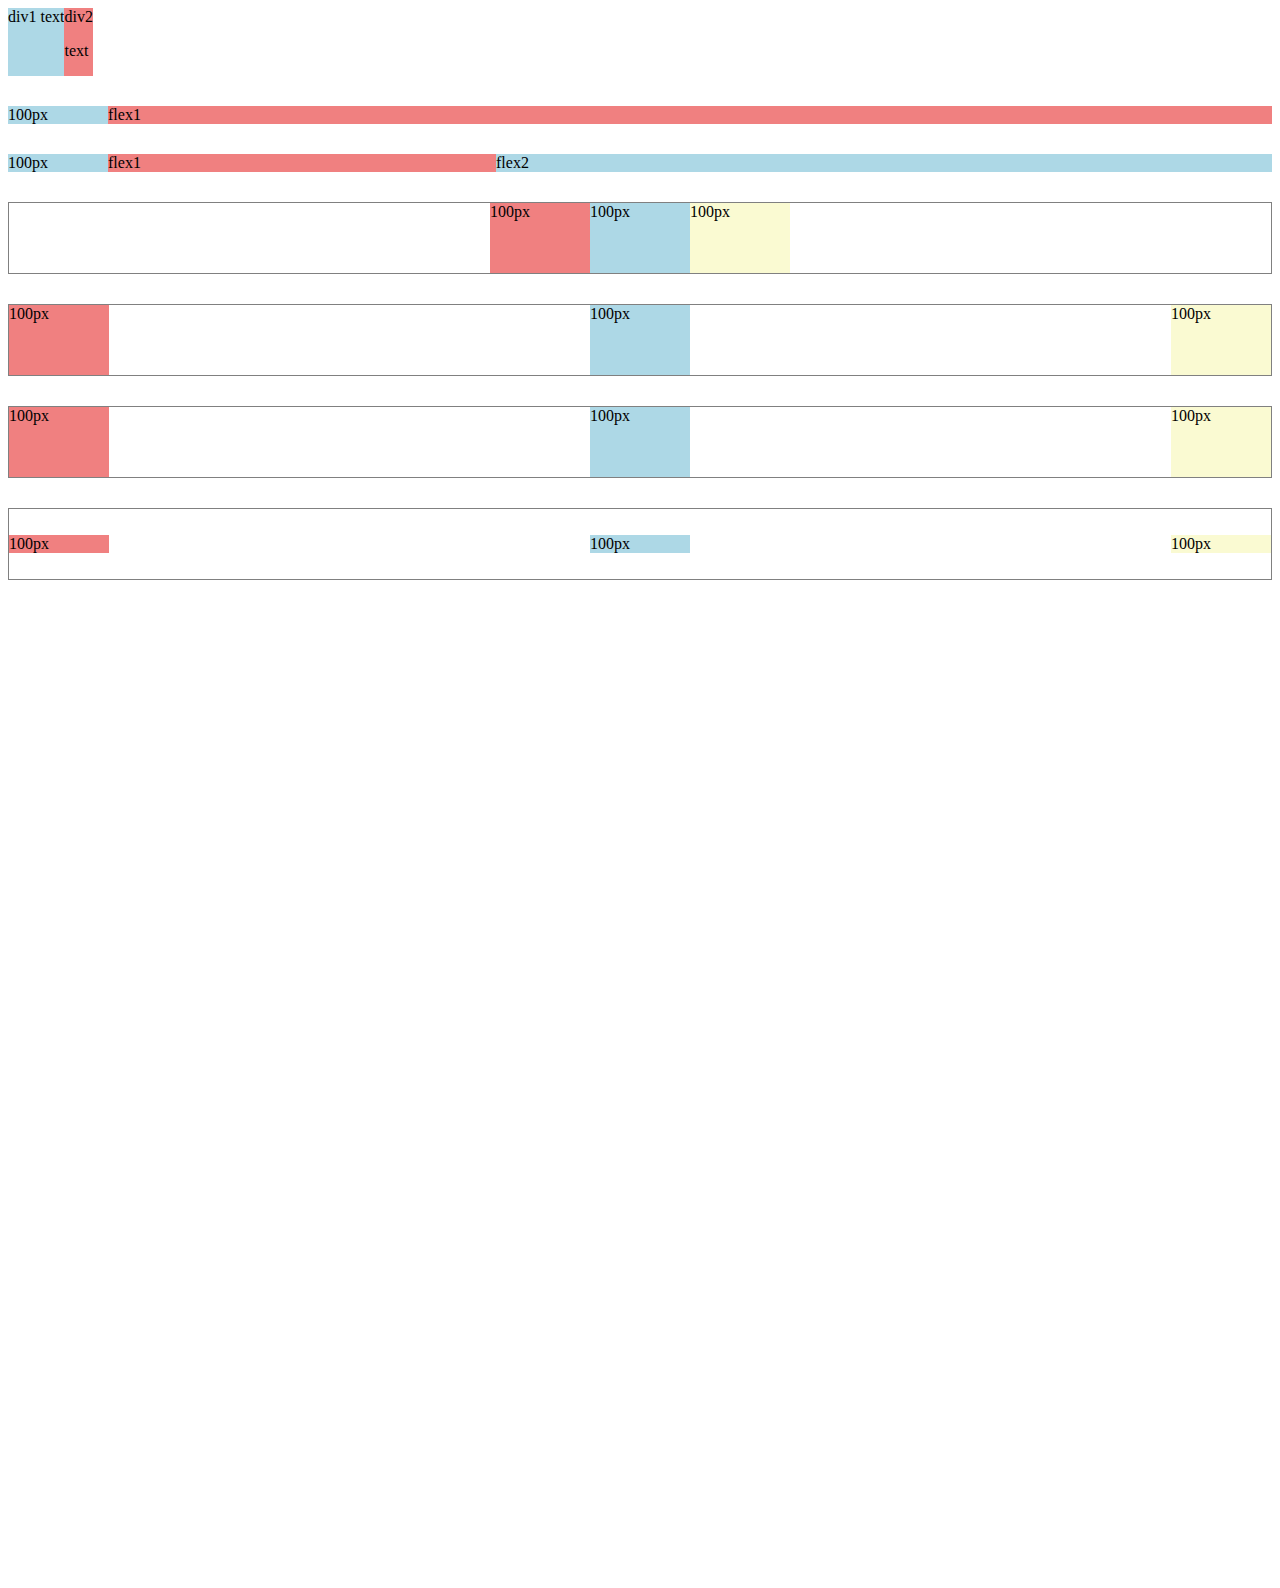
<file: html-css-course/flexbox.html>
<!DOCTYPE html>
<html>

  <head>
    <title>Flexbox Practice</title>
  </head>

  <body style = "padding-bottom: 1000px;">
    <div style="display: flex;
          flex-direction: row;">
      <div style="background-color: lightblue;">div1 text</div>
      <div style="background-color: lightcoral;">div2 <p>text</p>
      </div>
    </div>


    <div style="display: flex;
          flex-direction: row;
          margin-top: 30px;">
      <div style="background-color: lightblue;
                          width: 100px;">100px</div>
      <div style="background-color: lightcoral;
                          flex:1">flex1
      </div>
    </div>


    <div style="display: flex;
          flex-direction: row;
          margin-top: 30px;">
      <div style="background-color: lightblue;
                          width: 100px;">100px</div>
      <div style="background-color: lightcoral;
                          flex:1">flex1 </div>
      <div style="background-color: lightblue;
      width: 100px;
      flex:2">flex2</div>

      </div>
      
    </div>


    <div style="display: flex;
          flex-direction: row;
          margin-top: 30px;
          height: 70px;
          border-width:1px;
          border-style: solid;
          border-color: gray;
          justify-content: center;">

      <div style="background-color: lightcoral;
      width:100px">100px </div>
      <div style="background-color: lightblue;
                          width: 100px;">100px</div>

      <div style="background-color: lightgoldenrodyellow;
      width: 100px;">100px</div>

      </div>
      
    </div>

    <div style="display: flex;
          flex-direction: row;
          margin-top: 30px;
          height: 70px;
          border-width:1px;
          border-style: solid;
          border-color: gray;
          justify-content: space-between;">

      <div style="background-color: lightcoral;
      width:100px">100px </div>
      <div style="background-color: lightblue;
                          width: 100px;">100px</div>

      <div style="background-color: lightgoldenrodyellow;
      width: 100px;">100px</div>

      </div>
      
    </div>


      <div style="display: flex;
          flex-direction: row;
          margin-top: 30px;
          height: 70px;
          border-width:1px;
          border-style: solid;
          border-color: gray;
          justify-content: space-between;">

      <div style="background-color: lightcoral;
      width:100px">100px </div>
      <div style="background-color: lightblue;
                          width: 100px;">100px</div>

      <div style="background-color: lightgoldenrodyellow;
      width: 100px;">100px</div>

      </div>
      
    </div>

    <div style="display: flex;
    flex-direction: row;
    margin-top: 30px;
    height: 70px;
    border-width:1px;
    border-style: solid;
    border-color: gray;
    justify-content: space-between;
    align-items: center;">

    <div style="background-color: lightcoral;
    width:100px">100px </div>
    <div style="background-color: lightblue;
                        width: 100px;">100px</div>

    <div style="background-color: lightgoldenrodyellow;
    width: 100px;">100px</div>

    </div>

    

  </body>

</html>
</file>
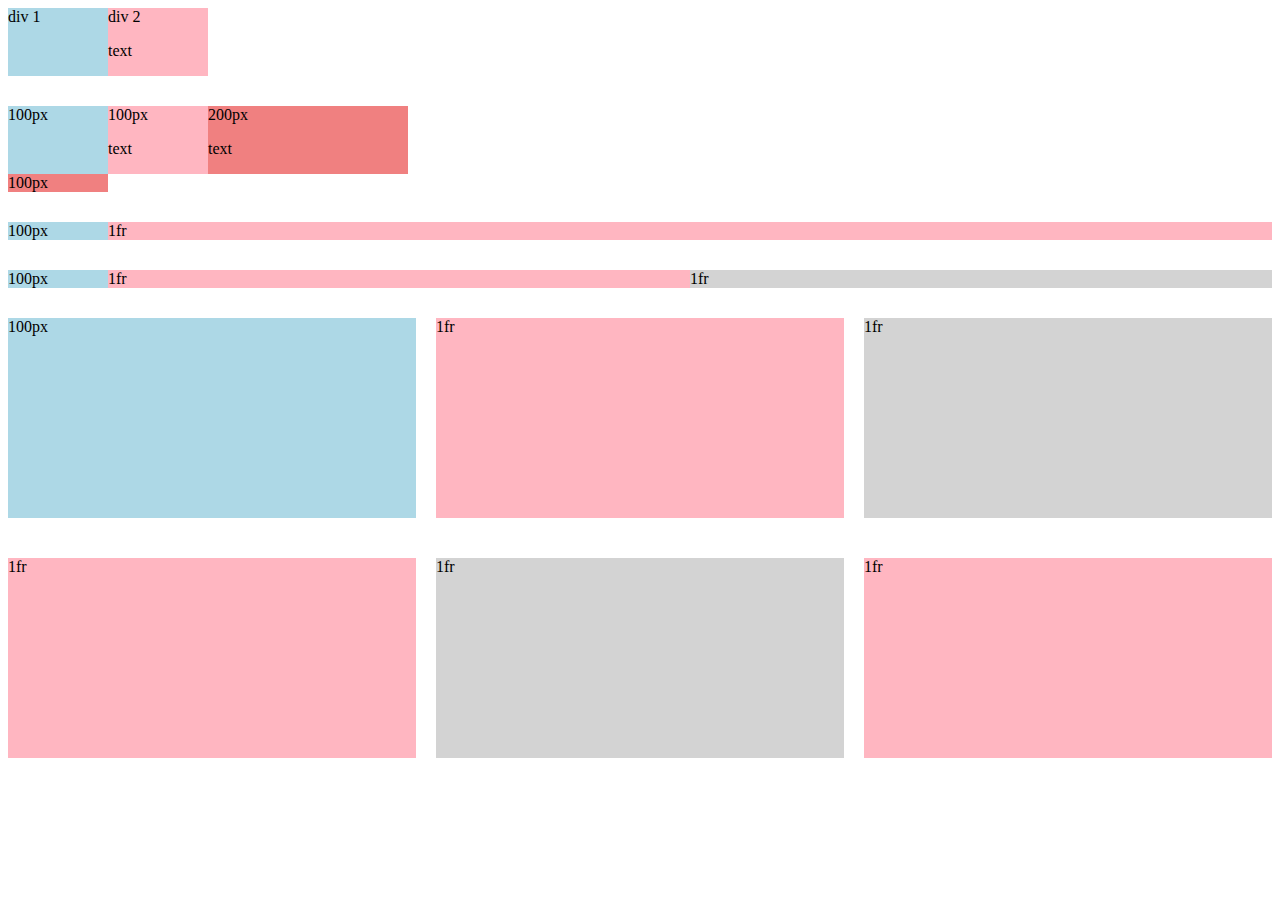
<file: html-css-course/grid.html>
<!DOCTYPE html>
<html>
  <head>
    <title>Grid Practice</title>
  </head>

  <body style = "padding-bottom: 10px;">
    <div style = "
      display: grid;
      grid-template-columns: 100px 100px;
      ">

      <div style = "background-color: lightblue;">div 1</div>

      <div style = "background-color: lightpink;">div 2<p>text</p></div>

    </div>

    <div style = "
      margin-top:30px;
      display: grid;
      grid-template-columns: 100px 100px 200px;
      ">

      <div style = "background-color: lightblue;">100px</div>

      <div style = "background-color: lightpink;">100px<p>text</p></div>

      <div style = "background-color: lightcoral;">200px<p>text</p></div>

      <div style = "background-color: lightcoral;">100px</div>

    </div>

    <div style = "
    margin-top:30px;
    display: grid;
    grid-template-columns: 100px 1fr;
    ">

    <div style = "background-color: lightblue;">100px</div>

    <div style = "background-color: lightpink;">1fr</div>


  </div>

  <div style = "
    margin-top:30px;
    display: grid;
    grid-template-columns: 100px 1fr 1fr;
    ">

    <div style = "background-color: lightblue;">100px</div>

    <div style = "background-color: lightpink;">1fr</div>

    <div style = "background-color: lightgrey;">1fr</div>


  </div>


  <div style = "
  margin-top:30px;
  display: grid;
  grid-template-columns: 1fr 1fr 1fr;
  column-gap: 20px;
  row-gap: 40px;
  ">

  <div style = "background-color: lightblue; height: 200px;">100px</div>

  <div style = "background-color: lightpink; height: 200px;">1fr</div>

  <div style = "background-color: lightgrey; height: 200px;">1fr</div>

  <div style = "background-color: lightpink; height: 200px;">1fr</div>

  <div style = "background-color: lightgrey; height: 200px;">1fr</div>

  <div style = "background-color: lightpink; height: 200px;">1fr</div>


</div>
  </body>
</html>
</file>
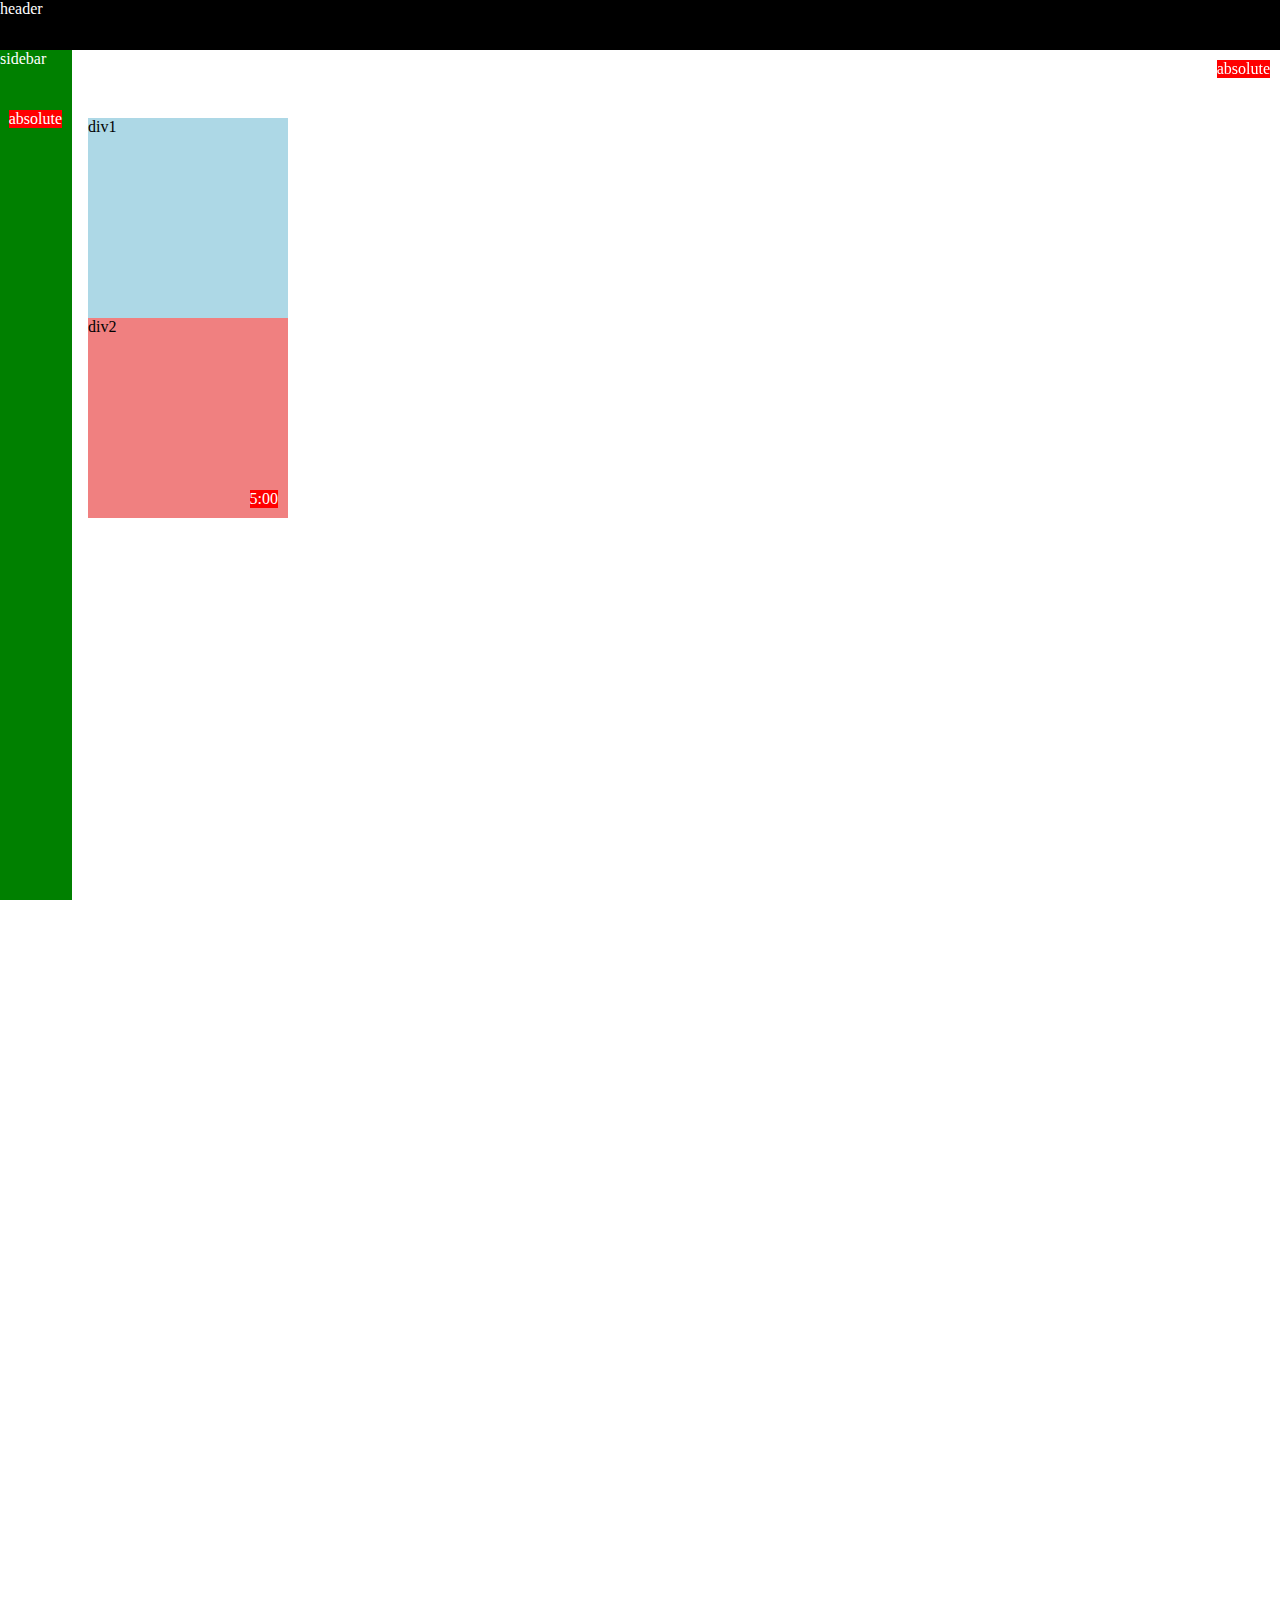
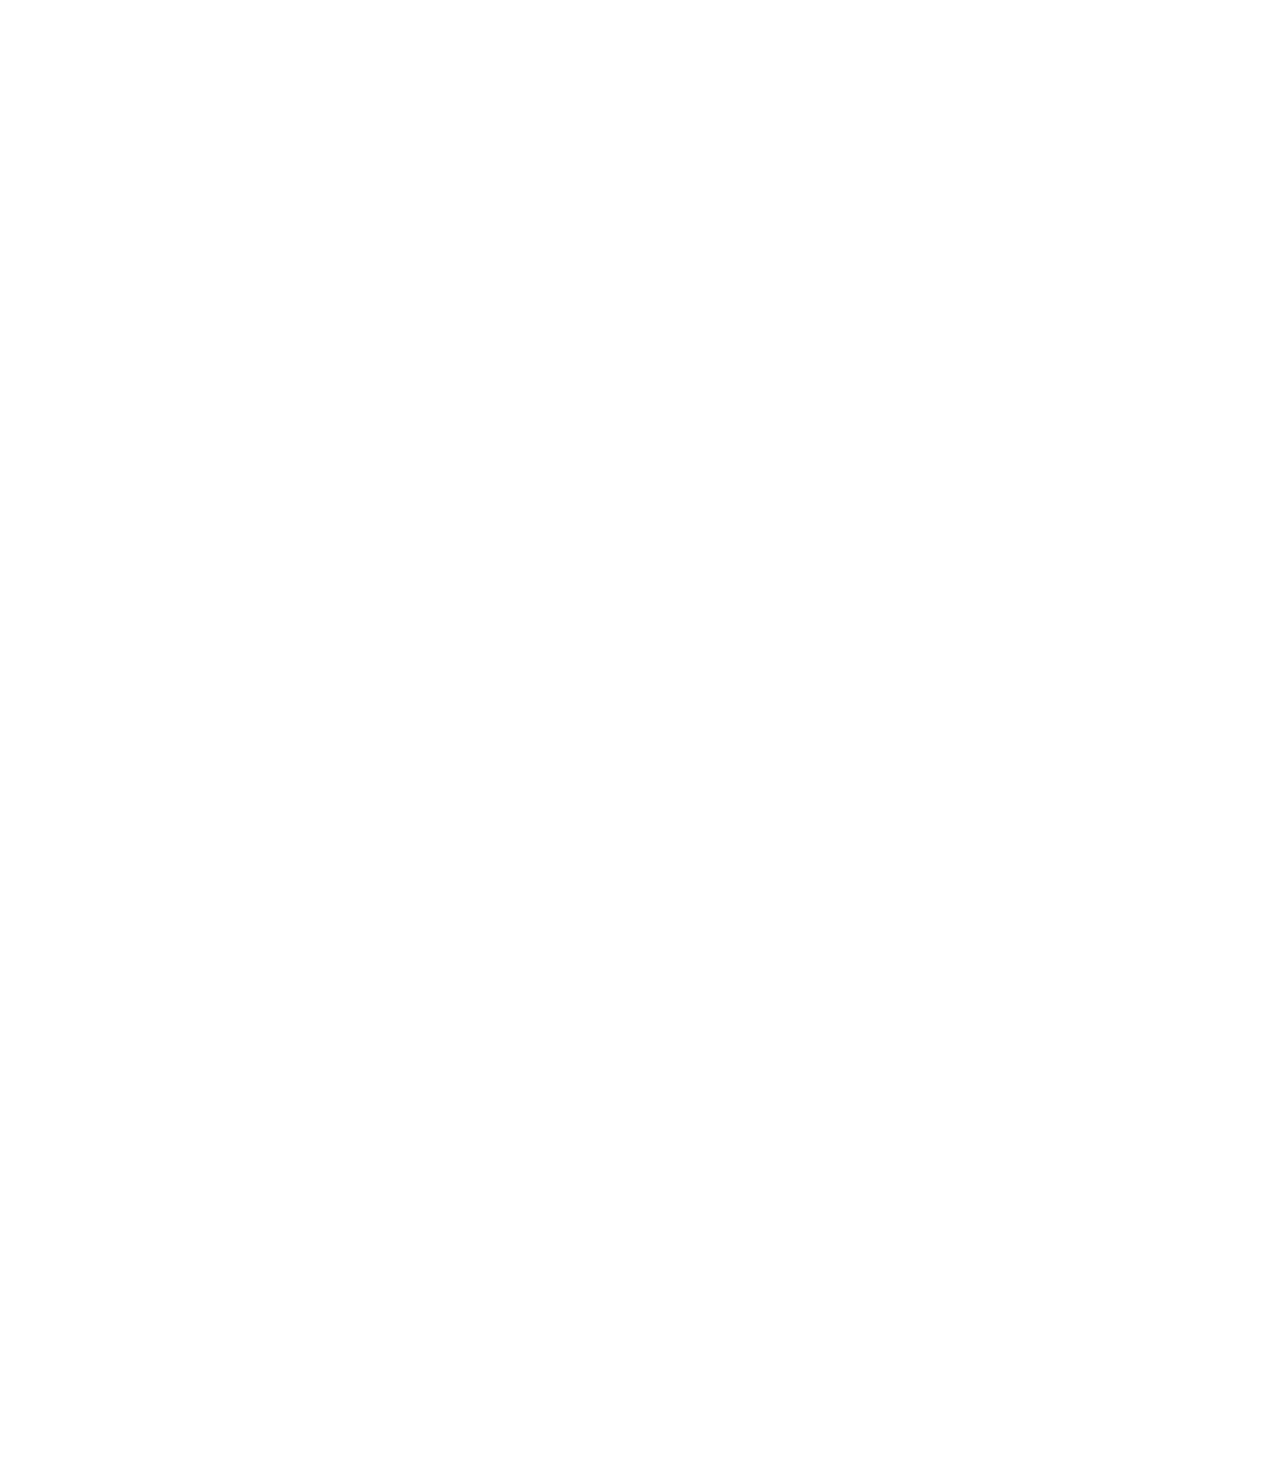
<file: html-css-course/position.html>
<!DOCTYPE html>
<html>
  <head>
    <title>Position Practice</title>
  </head>

  <body style = "height: 3000px;
    padding-top: 60px;
    padding-left:80px;">
    <div style = "background-color:black;
    color: white;
    position: fixed;
    top: 0px;
    left:0px;
    right:0px;
    height: 50px;
    z-index: 1;
    ">header
    </div>

    <div style = "
      background-color: green;
      color: white;
      position: fixed;
      left:0;
      bottom: 0;
      top:50px;
      width: 72px;">
      sidebar
      <div style = "
      position:absolute;
      background-color: red;
      color:white;
      top:60px;
      right:10px;
      z-index: 2;">
        absolute
      </div>
    </div>

    <div style = "
    position:absolute;
    background-color: red;
    color:white;
    top:60px;
    right:10px;
    z-index: 2;">
      absolute
    </div>

    <div style = "background-color: lightblue;
    height: 200px;
    width: 200px;
    position: static;
    margin-top: 50px;">div1</div>
    <div style = "background-color: lightcoral;
    height: 200px;
    width: 200px;
    position:relative;">
    div2
    <div style = "
    position:absolute;
    background-color: red;
    color:white;
    bottom:10px;
    right:10px;
">
      5:00
    </div>
    
  </div>
  </body>
</html>
</file>
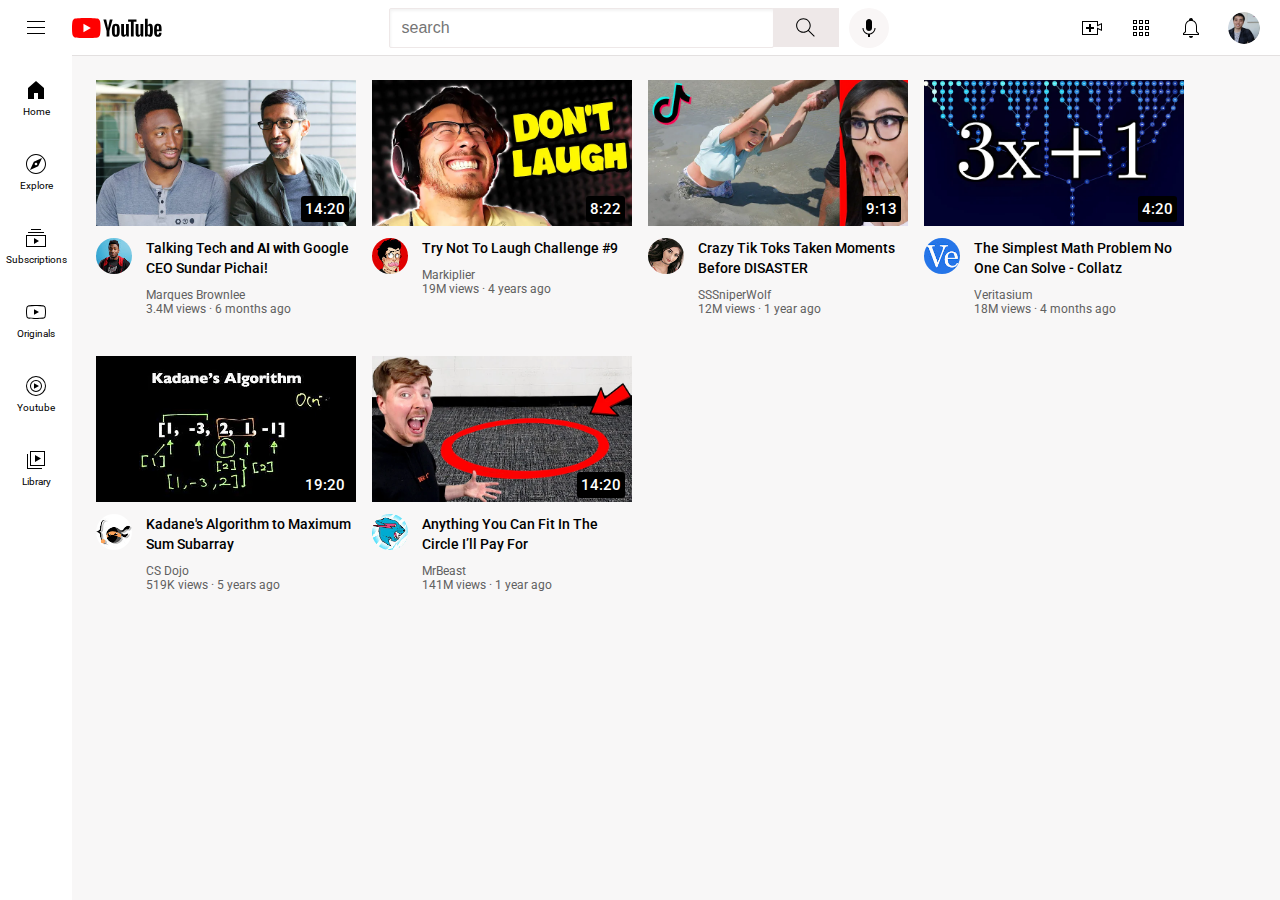
<file: html-css-course/youtube.html>
<!DOCTYPE html>
  <html>

  <head>
  <title>Youtube.com Clone</title>


  <link rel="preconnect" href="https://fonts.googleapis.com">
  <link rel="preconnect" href="https://fonts.gstatic.com" crossorigin>
  <link href="https://fonts.googleapis.com/css2?family=Roboto:ital,wght@1,700;1,900&display=swap" rel="stylesheet">

  <link rel = "stylesheet" href = "styles/general.css">
  <link rel = "stylesheet" href = "styles/header.css">
  <link rel = "stylesheet" href = "styles/video.css">
  <link rel = "stylesheet" href = "styles/sidebar.css">

  </head>

  <body>
    <header></header>
    <nav></nav>

  <header class = "header">
    <div class = "left-section">
      <img class = "hamburger-menu" src ="icons/hamburger-menu.svg">
      <img class = "youtube-logo" src = "icons/youtube-logo.svg">
    </div>

    <div class = "middle-section" >
      <input class="search-bar" type="text" placeholder="search">
      <button class="search-button">
        <img class="search-icon" src="icons/search.svg">
        <div class = "tooltip">Search</div>
      </button>
      <button class = voice-search-button>
        <img class = "voice-icon" src = "icons/voice-search-icon.svg">
        <div class = "tooltip">Search with your voice</div>
      </button>
    </div>

      <!--Put pos absolut inside pos relative-->
    <div class = "right-section">
      <div class = "upload-icon-container">
        <img class = "upload-icon" src = "icons/upload.svg">
        <div class = "tooltip">Create</div>
      </div>
      
      <div class = "upload-youtube-apps-icon">
        <img class = "youtube-apps-icon" src = "icons/youtube-apps.svg">
        <div class = "tooltip">YouTube apps</div>
      </div>
      

      <div class = "notification-icon-container">
        <img class = "notification-icon" src = "icons/notifications.svg"> 
        <!-- <div class = "notification-count">Notifications</div> -->
        <div class = "tooltip">Notifications</div>
      </div>
      
      <img class = "current-user-picture" src = "channel-pictures/my-channel.jpeg">
    </div>

    
  </header>

  <nav class = "sidebar">
    <div class="sidebar-link">
      <img src = "icons/home.svg">
      <div>Home</div>
    </div>
    <div class="sidebar-link">
      <img src = "icons/explore.svg">
      <div>Explore</div>
    </div>
    <div class="sidebar-link">
      <img src = "icons/subscriptions.svg">
      <div>Subscriptions</div>
    </div>
    <div class="sidebar-link">
      <img src = "icons/originals.svg">
      <div>Originals</div>
    </div>
    <div class="sidebar-link">
      <img src = "icons/youtube-music.svg">
      <div>Youtube</div>
    </div>
    <div class="sidebar-link">
      <img src = "icons/library.svg">
      <div>Library</div>
    </div>
  </nav>
  
  <main>
    <section class = "video-grid">
      <div class="video-prev">
        <div class="thumbnail-row">
          <img class="thumbnail" src="thumbnails/thumbnail-1.webp">
          <div class = "video-time">14:20</div>
        </div>
  
        <div class="video-info-grid">
          <div class="channel-picture">
            <img class="profile-picture" src="channel-pictures/channel-1.jpeg">
          </div>
  
          <div class="video-info">
            <p class="video-title">
              Talking Tech <strong>and AI with</strong> Google CEO Sundar Pichai!
            </p>
  
            <p class="video-author">
              Marques Brownlee
            </p>
  
            <p class=video-stats>
              3.4M views · 6 months ago
            </p>
          </div>
        </div>
  
      </div>
  
      <div class="video-prev">
        <div class="thumbnail-row">
          <img class="thumbnail" src="thumbnails/thumbnail-2.webp">
          <div class = "video-time">8:22</div>
        </div>
  
        <div class="video-info-grid">
          <div class="channel-picture">
            <img class="profile-picture" src="channel-pictures/channel-2.jpeg">
          </div>
  
  
          <div class="video-info">
            <p class="video-title">
              Try Not To Laugh Challenge #9
            </p>
  
            <p class="video-author">
              Markiplier
            </p>
  
            <p class=video-stats>
              19M views · 4 years ago
            </p>
          </div>
        </div>
  
      </div>
  
      <div class="video-prev">
        <div class="thumbnail-row">
          <img class="thumbnail" src="thumbnails/thumbnail-3.webp">
          <div class = "video-time">9:13</div>
        </div>
  
        <div class="video-info-grid">
          <div class="channel-picture">
            <img class="profile-picture" src="channel-pictures/channel-3.jpeg">
          </div>
  
          <div class="video-info">
            <p class="video-title">
              Crazy Tik Toks Taken Moments Before DISASTER
            </p>
  
            <p class="video-author">
              SSSniperWolf
            </p>
  
            <p class=video-stats>
              12M views · 1 year ago
            </p>
          </div>
        </div>
  
      </div>
  
      <div class="video-prev">
        <div class="thumbnail-row">
          <img class="thumbnail" src="thumbnails/thumbnail-4.webp">
          <div class = "video-time">4:20</div>
        </div>
  
        <div class="video-info-grid">
          <div class="channel-picture">
            <img class="profile-picture" src="channel-pictures/channel-4.jpeg">
          </div>
  
  
          <div class="video-info">
            <p class="video-title">
              The Simplest Math Problem No One Can Solve - Collatz
            </p>
  
            <p class="video-author">
              Veritasium
            </p>
  
            <p class=video-stats>
              18M views · 4 months ago
            </p>
          </div>
        </div>
  
      </div>
  
      <div class="video-prev">
        <div class="thumbnail-row">
          <img class="thumbnail" src="thumbnails/thumbnail-5.webp">
          <div class = "video-time">19:20</div>
        </div>
  
        <div class="video-info-grid">
          <div class="channel-picture">
            <img class="profile-picture" src="channel-pictures/channel-5.jpeg">
          </div>
  
          <div class="video-info">
            <p class="video-title">
              Kadane's Algorithm to Maximum Sum Subarray
            </p>
  
            <p class="video-author">
              CS Dojo
            </p>
  
            <p class=video-stats>
              519K views · 5 years ago
            </p>
          </div>
        </div>
  
      </div>
  
      <div class="video-prev">
        <div class="thumbnail-row">
          <img class="thumbnail" src="thumbnails/thumbnail-6.webp">
          <div class = "video-time">14:20</div>
        </div>
  
        <div class="video-info-grid">
          <div class="channel-picture">
            <img class="profile-picture" src="channel-pictures/channel-6.jpeg">
          </div>
  
  
          <div class="video-info">
            <p class="video-title">
              Anything You Can Fit In The Circle I’ll Pay For
            </p>
  
            <p class="video-author">
              MrBeast
            </p>
  
            <p class=video-stats>
              141M views · 1 year ago
            </p>
          </div>
        </div>
  
      </div>
    </section>
  </main>

  
    


  </body>

  </html>
</file>
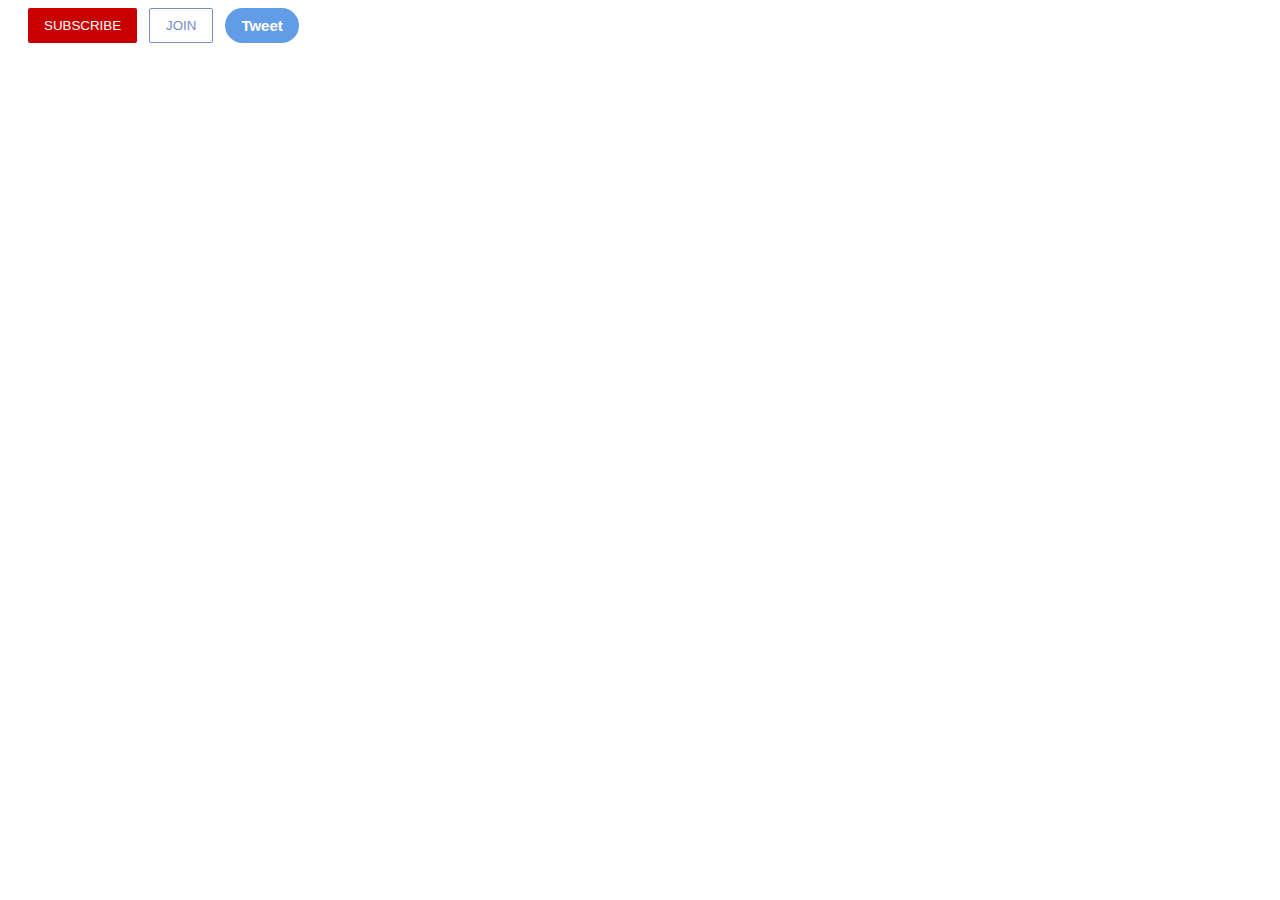
<file: html-css-course/intro-to-html/buttons.html>
<!DOCTYPE html>
<html>
  <head>
    <title>Buttons Practice</title>
    <link rel = "stylesheet" href = "styles/buttons.css">
    
    <link rel="preconnect" href="https://fonts.googleapis.com">
    <link rel="preconnect" href="https://fonts.gstatic.com" crossorigin>
    <link href="https://fonts.googleapis.com/css2?family=Roboto&display=swap" rel="stylesheet">
    
    
  </head>

  <body>
    <button class = "subscribe-button">
      SUBSCRIBE
    </button>
    
    <button class = "join-button">
      JOIN
    </button>
    
    <button class = "tweet-button">
      Tweet
    </button>
  </body>
</html>
</file>
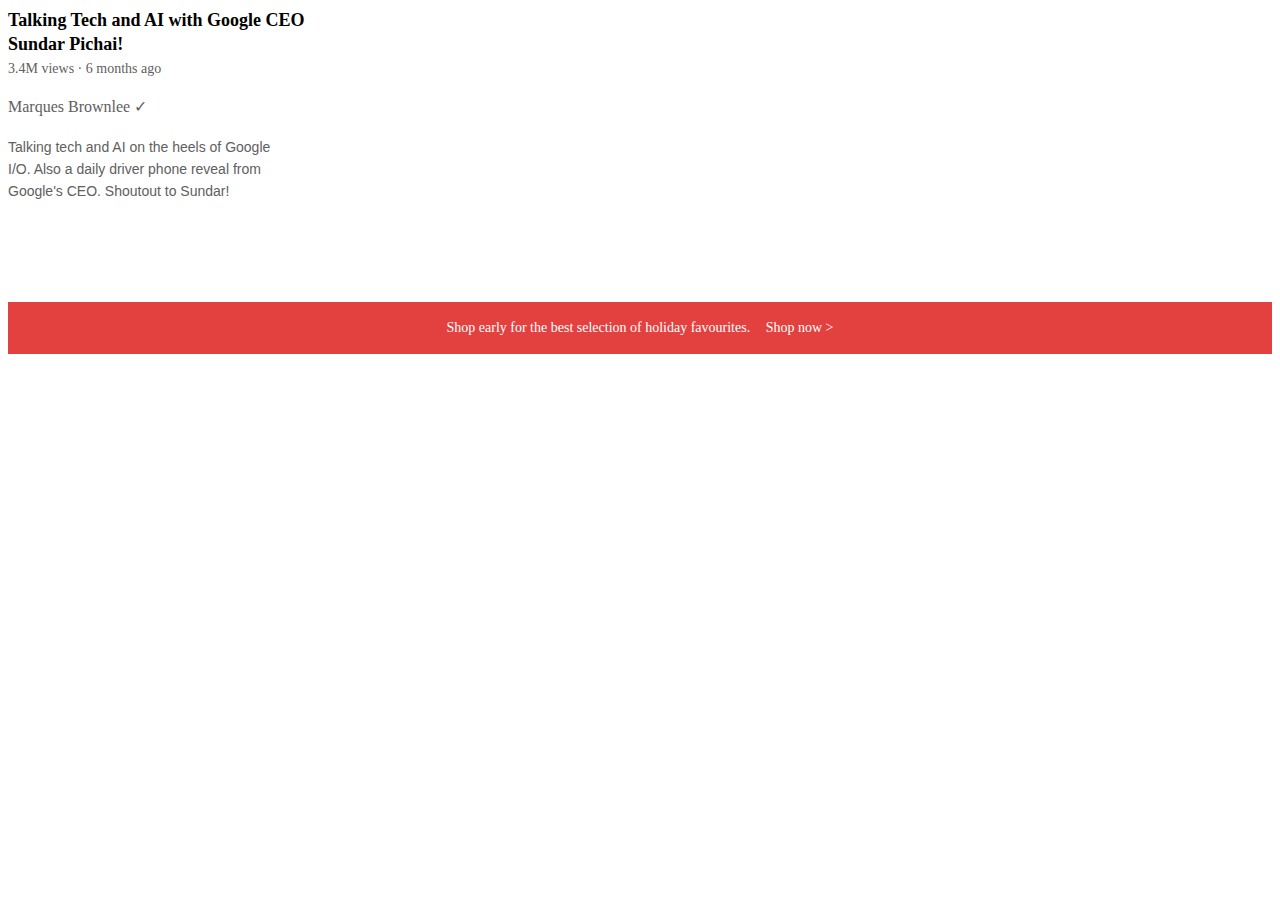
<file: html-css-course/intro-to-html/text.html>
<!DOCTYPE html>
<html>
  <head>
  <title>
    Test Practice
  </title>

  <link rel = "stylesheet" href ="styles/text.css">
    
  </head>


  <body>
    <p class = "video-title">
      Talking Tech and AI with Google CEO Sundar Pichai!
    </p>
    
    <p class = "video-stats">
      3.4M views &#183; 6 months ago
    </p>
    
    <p class = "autor">
      Marques Brownlee ✓
    </p>
    
    <p class = "descr">
      Talking tech and AI on the heels of Google I/O. Also a daily driver phone reveal from Google's CEO. Shoutout to Sundar!
    </p>
    
    <p class = "apple">
      Shop early for the best selection of holiday favourites. <span class = "span">Shop now &#62;</span>
    </p>
    
    <!-- <p>
      Shop early for the <strong>best selection</strong> of <u>holiday favourites</u>. Shop now &#62;
    </p> -->
  </body>
</html>
</file>
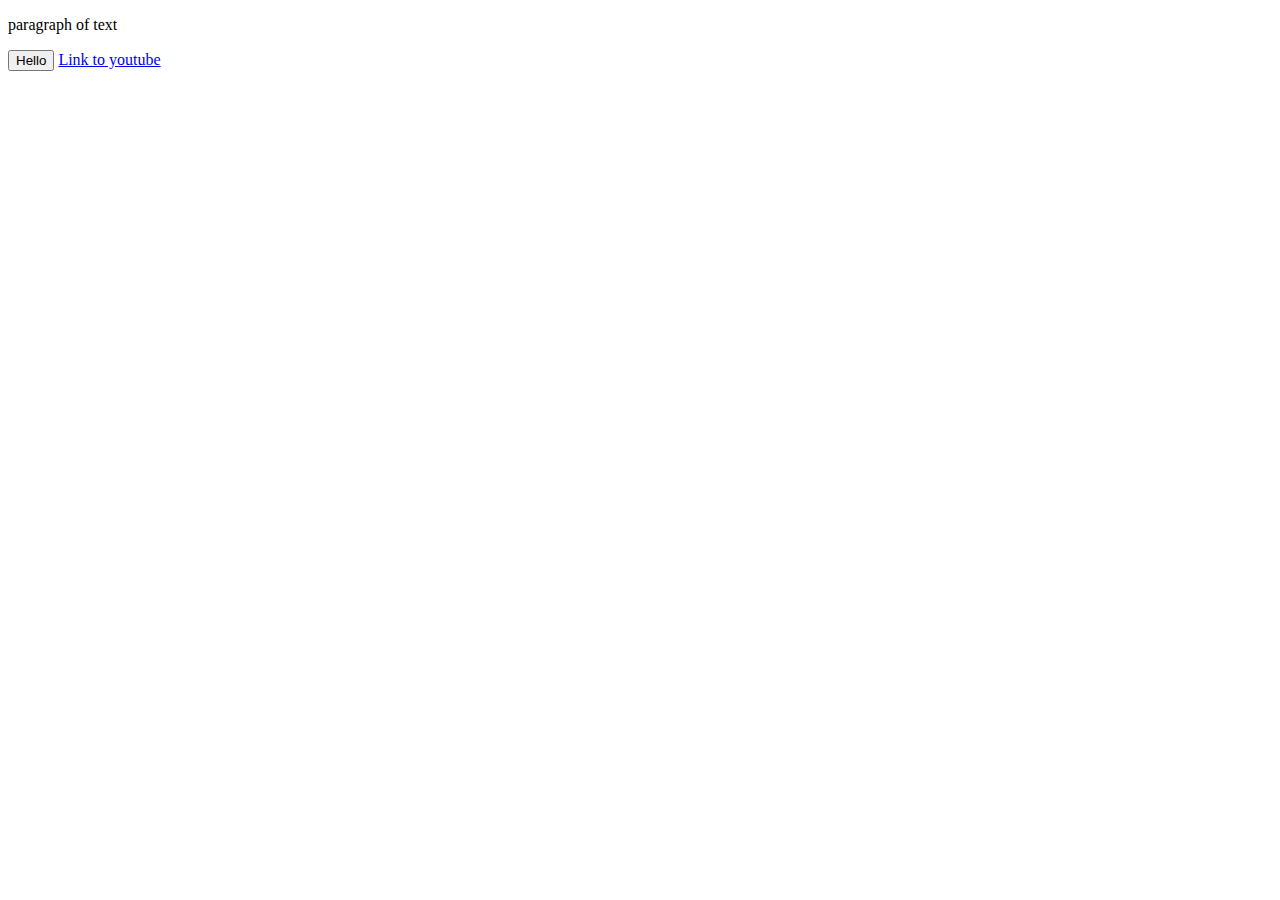
<file: html-css-course/intro-to-html/website.html>
<!DOCTYPE html>
<html>
  <head>
    <title>First website</title>
  </head>
  <body>
    <p>
      paragraph of text
    </p>
    
    <button>
      Hello
    </button>
    
    <a href = "https://www.youtube.com/" target = "_blank">
      Link to youtube
    </a>
    
  </body>
</html>
</file>
<file: html-css-course/styles/general.css>
p {
  margin-top: 0;
  margin-bottom: 0;
}

body{
  font-family: Roboto;
  margin:0px;
  padding: 96px;
  padding-top: 80px;
  padding-left: 80xp;
  padding-right: 24xp;
  background-color: rgb(248, 247, 247);
}
</file>
<file: html-css-course/styles/header.css>
.header{
  height: 55px;
  display: flex;
  flex-direction: row;
  
  justify-content: space-between;
  position:fixed;
  top:0;
  left:0;
  right:0;
  background-color: white;
  border-bottom-width: 1px;
  border-bottom-style: solid;
  border-bottom-color: rgb(227, 224, 224);
  z-index: 10;
}

.left-section{
  align-items: center;
  display: flex;

}

.middle-section{
  flex:1;
  margin-left: 70px;
  margin-right: 35px;
  max-width: 500px;
  display: flex;
  align-items: center;
}

.right-section{
  width: 180px;
  display: flex;
  align-items: center;
  justify-content: space-between;
  margin-right: 20px;
  flex-shrink: 0;
}

.hamburger-menu{
  height: 24px;
  margin-left: 24px;
  margin-right: 24px;
  cursor: pointer;

}

.youtube-logo{
  height: 20px;
  cursor: pointer;
}

.search-bar{
  flex:1;
  height: 36px;
  padding-left: 12px;
  font-size: 16px;
  /* border-width: 1px;
  border-style: solid;
  border-color: rgb(238, 232, 232);
  ; */

  border: 1px solid rgb(238, 232, 232);
  border-radius: 2px;
  box-shadow: inset 1px 2px 3px rgba(0, 0, 0, 0.05);
  width: 0;
}

.search-bar::placeholder{
  font-size:16px;
}

.search-button{
  height: 39px;
  width: 66px;
  background-color: rgb(238, 232, 232);
  border-width: 1px;
  border-style: solid;
  border-color: rgb(238, 232, 232);
  margin-left:-1px;
  margin-right:10px;

}

.search-button, .voice-search-button, .upload-icon-container, .upload-youtube-apps-icon,
.notification-icon-container{
  
  position:relative;
  display: flex;
  justify-content: center;
  align-items: center;
}



.voice-search-button{
  height: 40px;
  width: 40px;
  border-radius: 20px;
  border:none;
  background-color: rgb(249, 246, 246);
  cursor: pointer;
}

.search-icon{
  height: 25px;
  cursor: pointer;
}

.voice-icon{
  height: 24px;
  cursor: pointer;
}

.upload-icon{
  height: 24px;
  cursor: pointer;
}

.youtube-apps-icon{
  height: 24px;
  cursor: pointer;
}

.notification-icon{
  height: 24px;
  cursor: pointer;
  
}

.notification-icon-container{
  position:relative;
}

.notification-count{
  position: absolute;
  font-family: Roboto;
  font-size: 10px;
  padding-left: 4px;
  padding-right: 4px;
  padding-top: 2px;
  padding-bottom: 2px;
  border-radius: 10px;
  top:-2px;
  right:-5px;
  background-color: red;
  color:white;

}
.current-user-picture{
  height: 32px;
  border-radius: 16px;
  cursor: pointer;
}

.search-button .tooltip, .voice-search-button .tooltip, 
.upload-icon-container .tooltip, .upload-youtube-apps-icon .tooltip,
.notification-icon-container .tooltip{
  opacity: 0;
  position : absolute;
  background-color: grey;
  color: white;
  padding-top: 4px;
  padding-left: 8px;
  padding-bottom: 4px;
  padding-right: 8px;
  border-radius: 2px;
  font-size: 12px;
  bottom:-30px;
  
  transition: opacity 0.15s;
  pointer-events: none;
  white-space: nowrap;
  
}
/*This style below will be inh*/

.search-button:hover .tooltip,
.voice-search-button:hover .tooltip,
.upload-icon-container:hover .tooltip, .upload-youtube-apps-icon:hover .tooltip,
.notification-icon-container:hover .tooltip{
  opacity:1;

  
}
</file>
<file: html-css-course/styles/video.css>
.thumbnail {
  width: 100%;
}

.video-title {
  margin-top: 0;
  font-size: 14px;
  font-weight: 500;
  line-height: 20px;
  margin-bottom: 10px;
}

.video-info-grid {
  display: grid;
  grid-template-columns: 50px 1fr;
}

.profile-picture {
  width: 36px;
  border-radius: 50px;
}

.thumbnail-row {
  margin-bottom: 8px;
  position:relative;
}

.video-author,
.video-stats {
  font-size: 12px;
  color: rgb(96, 96, 96);
}

.video-author {
  margin-bottom: 4 px;
}

.video-grid{
  display: grid;
  grid-template-columns: 1fr 1fr 1fr;
  column-gap: 16px;
  row-gap: 40px;

}

@media(max-width: 750px){
  .video-grid{
    display: grid;
    grid-template-columns: 1fr 1fr ;
  }
}

@media(minmin-width: 751px) and (max-width: 999px){
  .video-grid{
    display: grid;
    grid-template-columns: 1fr 1fr 1fr;
  }
}

@media(min-width: 1000px){
  .video-grid{
    display: grid;
    grid-template-columns: 1fr 1fr 1fr 1fr;
  }
}



.video-time{
  font-size: 15px;
  font-weight: 500;

  padding: 4px;

  border-radius: 3px;
  background-color: black;
  color:white;
  position:absolute;
  right:7px;
  bottom: 8px;
}
</file>
<file: html-css-course/styles/sidebar.css>
.sidebar{
  position:fixed;
  left:0;
  bottom:0;
  top:55px;
  background-color: white ;
  width:72px;
  z-index: 101;
  padding-top:5px
}

.sidebar-link{
  height: 74px;
  display: flex;
  justify-content: center;
  align-items: center;
  flex-direction: column;
  cursor: pointer;
}

.sidebar-link:hover{
  background-color: rgb(240, 240, 240);
}

.sidebar-link img{
  height: 24px;
  margin-bottom: 4px;
}

.sidebar-link div{
  font-size: 10px;
}
</file>
<file: html-css-course/intro-to-html/styles/buttons.css>
.subscribe-button {
  background-color: rgb(200, 0, 0);
  color: white;
  border: none;
  padding-top:10px;
  padding-bottom:10px;
  padding-left:16px;
  padding-right: 16px;
  border-radius: 2px;
  cursor: pointer;
  margin-right: 8px;
  margin-left: 20px;
  transition: opacity 0.15s;

  vertical-align: top;
}

.subscribe-button:hover{
  opacity: 0.8;

}

.subscribe-button:active{
  opacity: 0.5;
}

.join-button{
  background-color: white;
  border-color: rgb(117, 141, 191);
  border-style: solid;
  border-width: 1px;
  color: rgb(117, 141, 191);

  padding-right:16px;
  padding-left:16px;

  padding-bottom:9px;
  padding-top:9px;
  border-radius: 2px;
  cursor: pointer;
  margin-right: 8px;

  transition: background-color 1s,
  color 1s, 
  opacity 1s;
}

.join-button:hover{
  background-color: rgb(117, 141, 191);
  color:white;

}

.join-button:active{
  opacity: 0.7;
}

.tweet-button{
  background-color: rgb(99, 156, 230);
  color: white;
  border: none;
  border-radius: 18px;
  padding-right:16px;
  padding-left:16px;

  padding-bottom:9px;
  padding-top:9px;
  font-weight: bold;
  font-size: 15px;
  cursor: pointer;
  
  vertical-align: top;
  transition: box-shadow 0.15s;
}


.tweet-button:hover{
  box-shadow: 5px 5px 10px rgba(0, 0, 0, 0.15);
}
</file>
<file: html-css-course/intro-to-html/styles/text.css>
p{
  font-family: Roboto;
  margin-top:0;
  margin-bottom: 0;
}
.video-title{
  font-weight: bold;
  font-size: 18px;
  width: 300px;
  line-height: 24px;
  margin-bottom :5px;
}

.video-stats{
  font-size:14px;
  color:#606060;
  margin-bottom: 20px;
}

.autor{
  color:#606060;
  font-size: 16px;
  margin-bottom: 20px;

}

.descr{
  font-family: Arial;
  font-size:14px;
  color:#606060;
  width: 280px;
  line-height: 22px;
  margin-bottom: 100px;
}

.apple{
  margin-bottom: 50px;
  font-size: 14px;
  background-color: #e34140;
  color:white;
  text-align: center;
  padding-top: 18px;
  padding-bottom: 18px;
  
}

.span{
  cursor: pointer;
  margin-left:12px;
}

.span:hover{
  text-decoration: underline;
}
</file>
